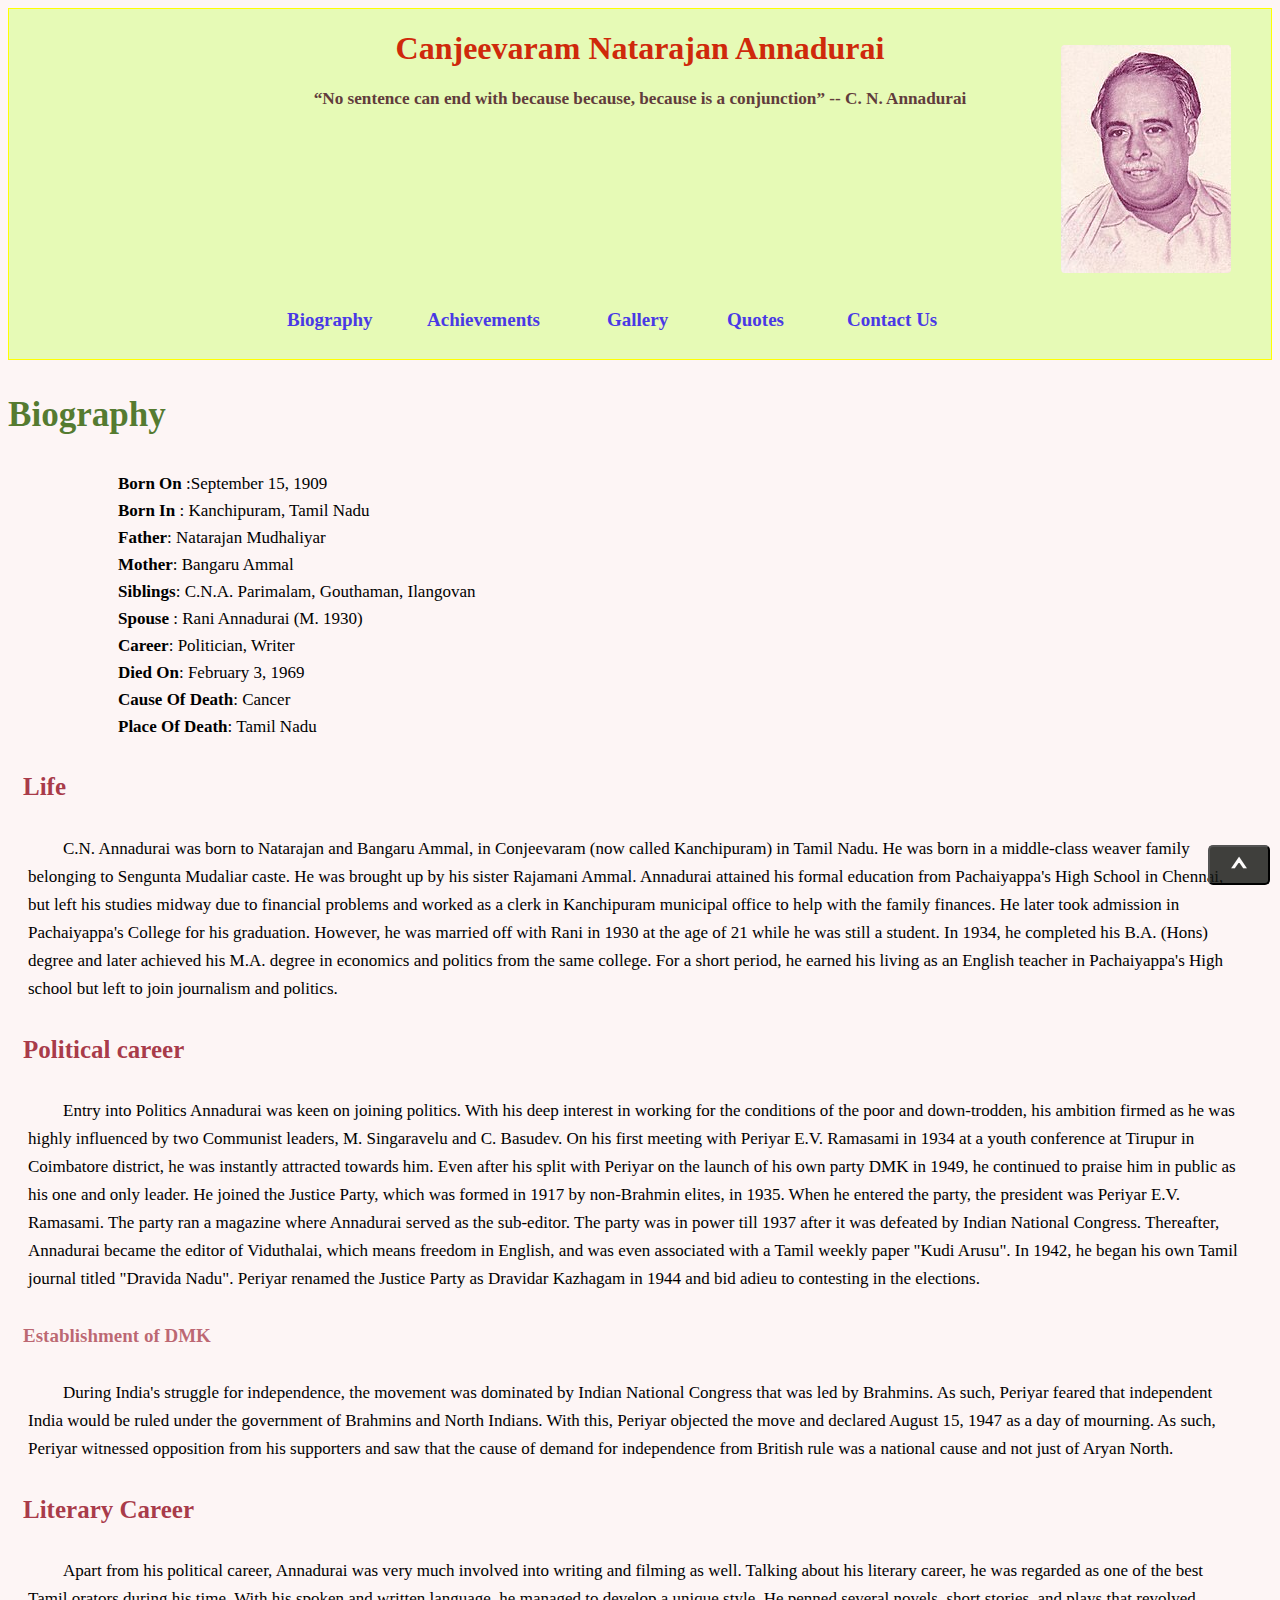
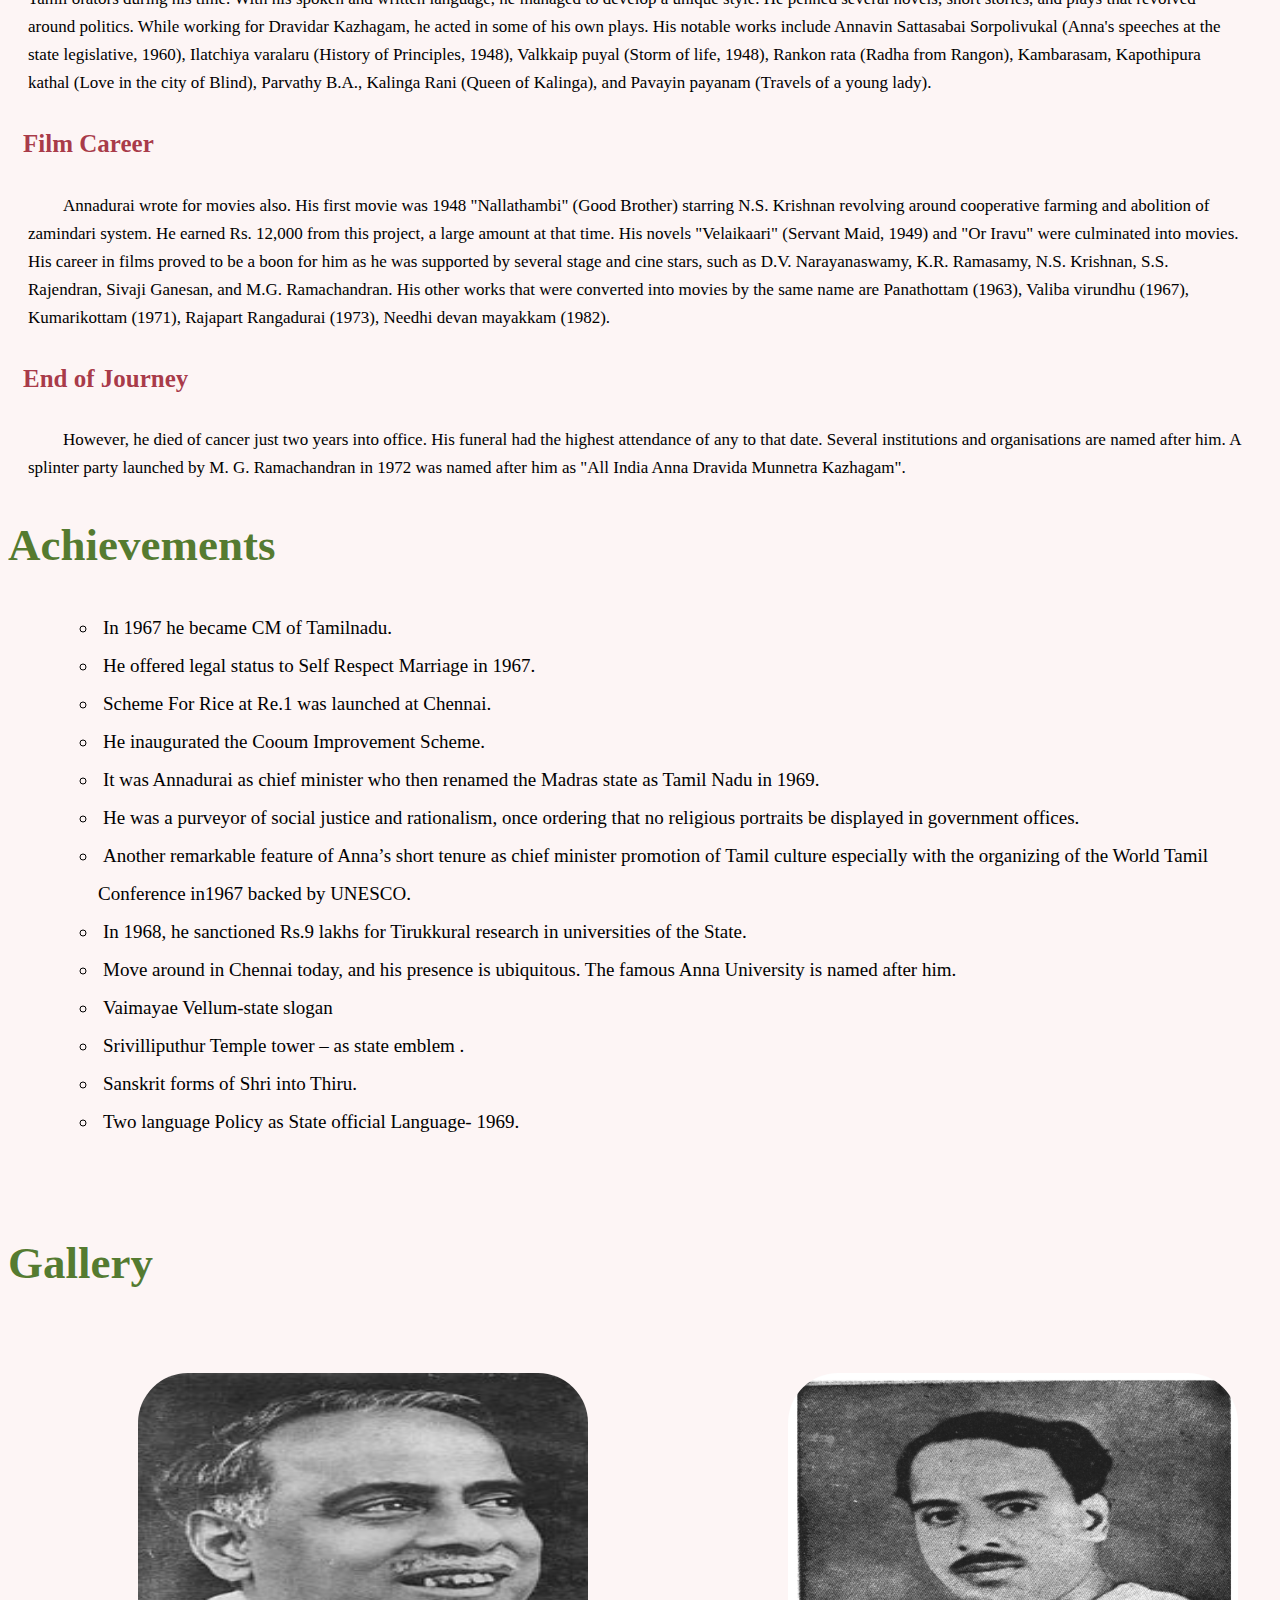
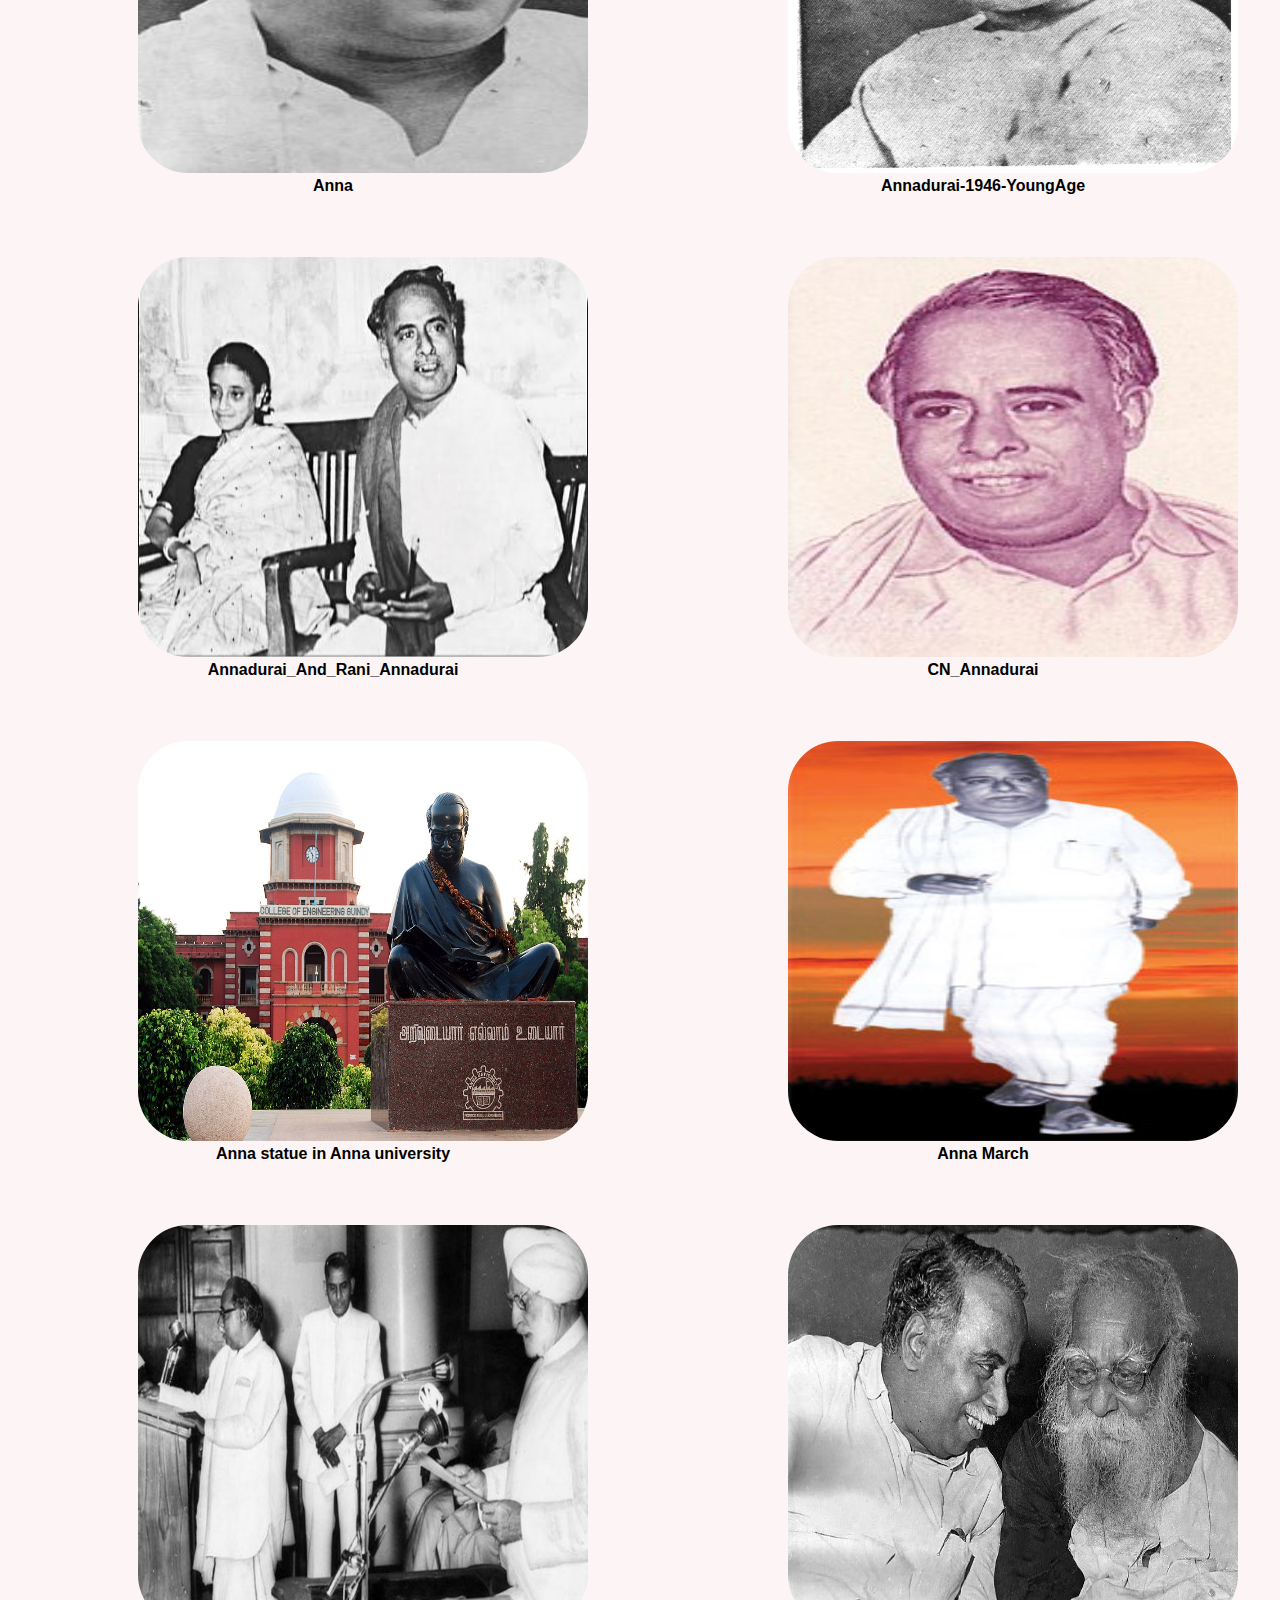
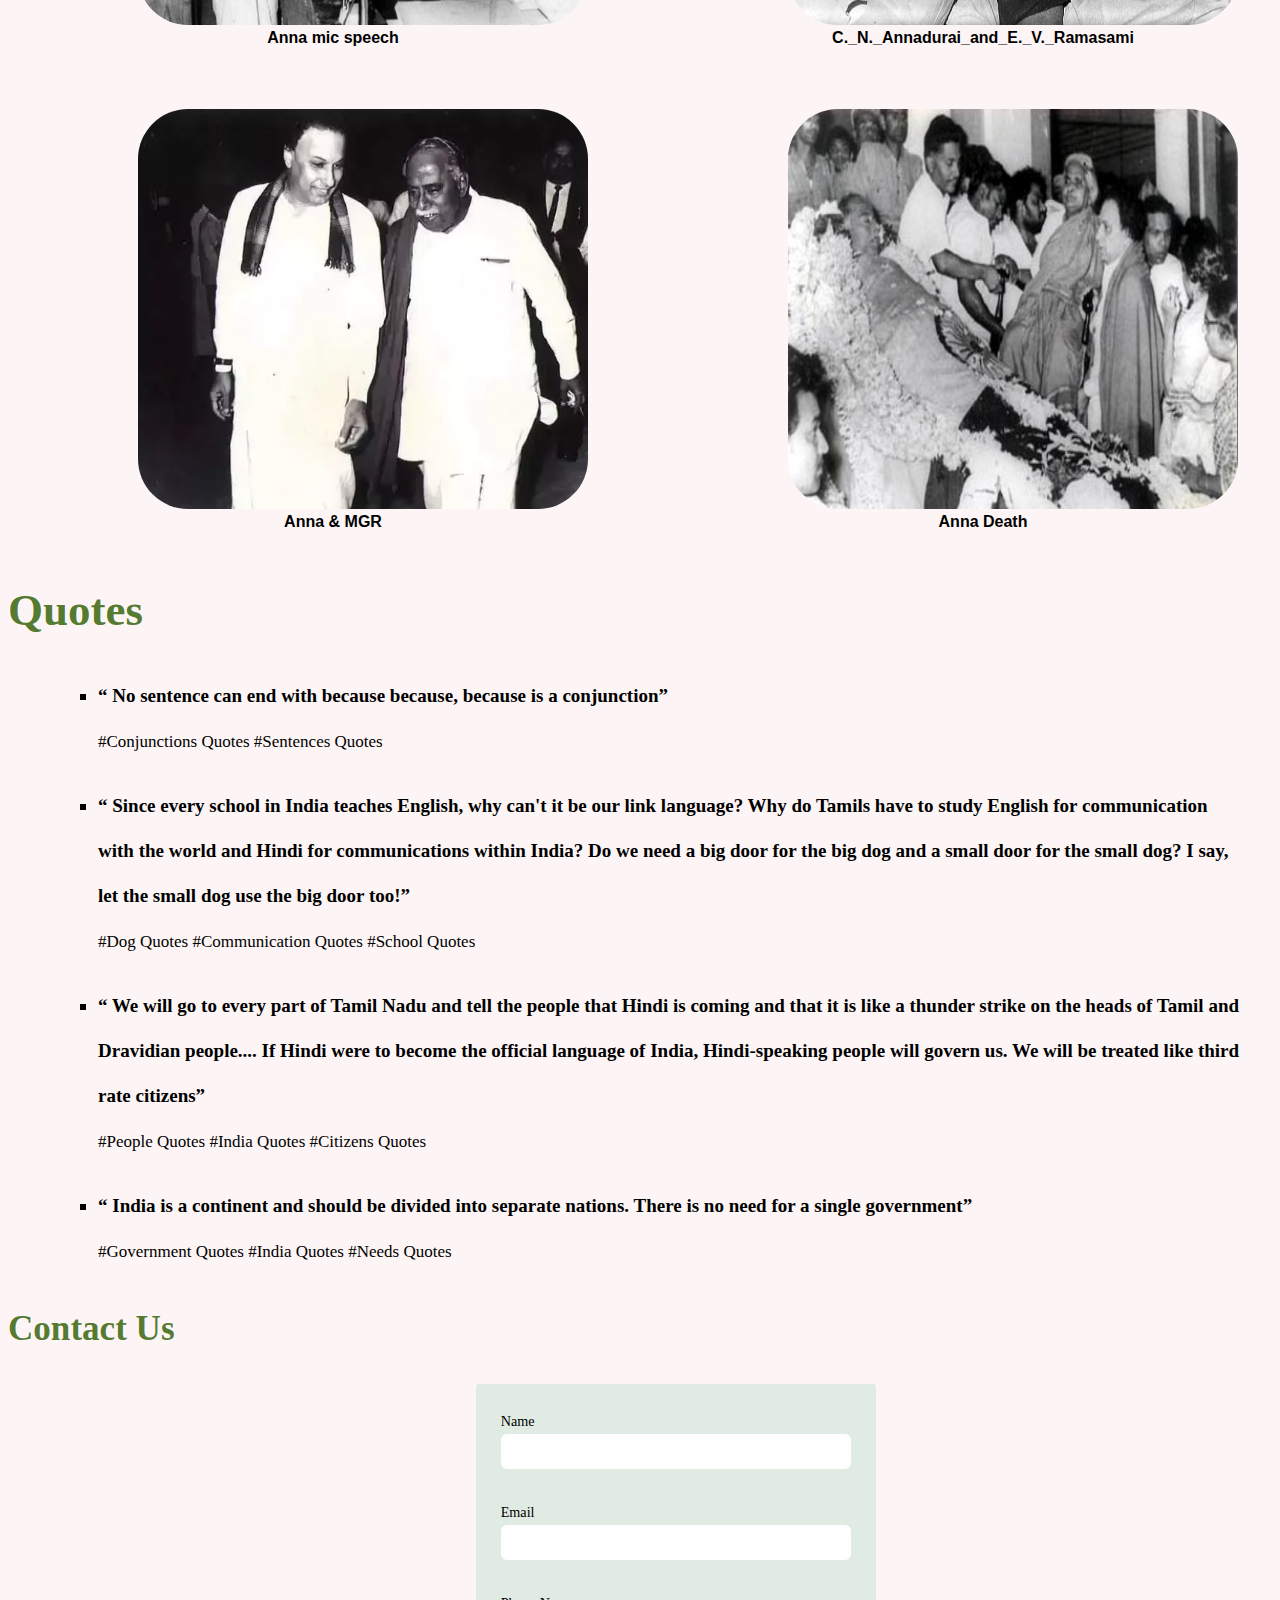
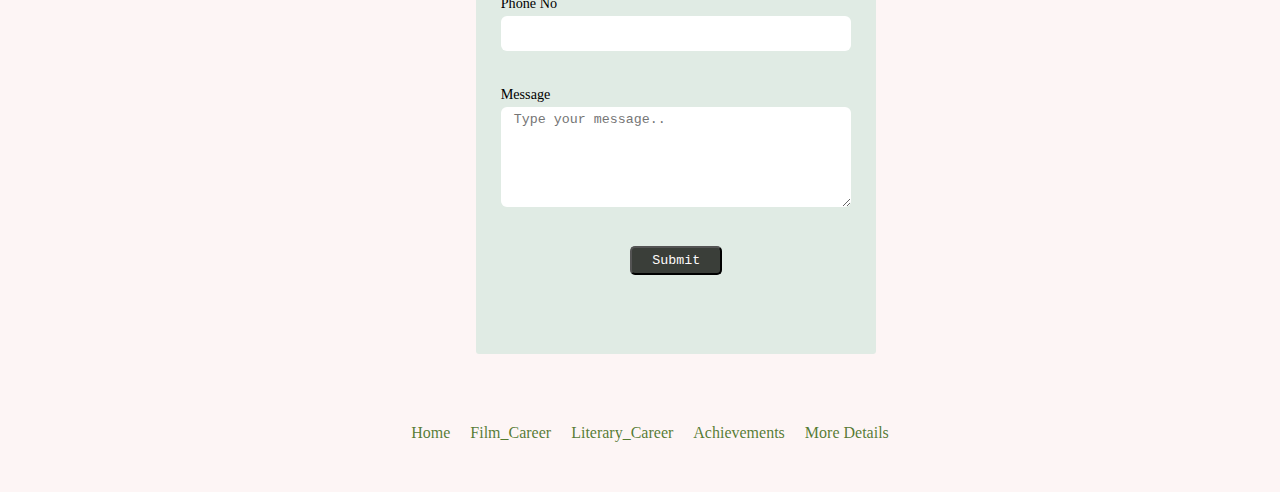
<file: index.html>
<!DOCTYPE html>
<html lang="en">

<head>
    <meta charset="UTF-8">
    <meta name="viewport" content="width=device-width, initial-scale=1.0">
    <title>Famous Indian Person</title>
    <link rel="icon" href=".\images\CN_Annadurai.jpg">
    <link rel="stylesheet" href="style.css">
    <script src="main.js" defer></script>
</head>

<body>
    <header id="Home">
        <h1 class="person-name">Canjeevaram Natarajan Annadurai</h1>
        <blockquote class="person-name block"> “No sentence can end with because because, because is a conjunction”
            -- C. N. Annadurai
        </blockquote>
        <!-- <img class="Annabackdrop" src="images\Anna bg.jpg" alt=""> -->
        <figure class="title-img">
            <img id="title-img" src="images\CN_Annadurai.jpg" alt="CN Annadurai" title="CN Annadurai">
        </figure>

        <div class="head-container">
            <ul class="head" type="none">
                <li><a class="head-a" href="#Biography">Biography</a></li>
                <li><a class="head-a" href="#Achieve">Achievements</a></li>
                <li><a class="head-a" href="#Gallery">Gallery</a></li>
                <li><a class="head-a" href="#Quotes">Quotes</a></li>
                <li><a class="head-a" href="#Contact_us">Contact Us</a></li>
            </ul>
        </div>
    </header>
    <div id="Biography">
        <a href="#Biography"><h3>Biography</h3></a>
         <ul class="bio">
            <b>Born On </b> :September 15, 1909 <br></span>
            <b>Born In </b>: Kanchipuram, Tamil Nadu<br>
            <b>Father</b>: Natarajan Mudhaliyar<br>
            <b>Mother</b>: Bangaru Ammal<br>
            <b>Siblings</b>: C.N.A. Parimalam, Gouthaman, Ilangovan<br>
            <b>Spouse </b>: Rani Annadurai (M. 1930)<br>
            <b>Career</b>: Politician, Writer<br>
            <b>Died On</b>: February 3, 1969<br>
            <b>Cause Of Death</b>: Cancer<br>
            <b> Place Of Death</b>: Tamil Nadu
        </ul>
       <h4>Life</h4>

        <p>
        
        C.N. Annadurai was born to Natarajan and Bangaru Ammal, in Conjeevaram (now called Kanchipuram) in Tamil
        Nadu. He was born in a middle-class weaver family belonging to Sengunta Mudaliar caste. He was brought up by
        his sister Rajamani Ammal. Annadurai attained his formal education from Pachaiyappa's High School in
        Chennai, but left his studies midway due to financial problems and worked as a clerk in Kanchipuram
        municipal office to help with the family finances. He later took admission in Pachaiyappa's College for his
        graduation. However, he was married off with Rani in 1930 at the age of 21 while he was still a student. In
        1934, he completed his B.A. (Hons) degree and later achieved his M.A. degree in economics and politics from
        the same college. For a short period, he earned his living as an English teacher in Pachaiyappa's High
        school but left to join journalism and politics.

        <h4>Political career</h4>
        <p>
        Entry into Politics 
        Annadurai was keen on joining politics. With his deep interest in working for the conditions of the poor and
        down-trodden, his ambition firmed as he was highly influenced by two Communist leaders, M. Singaravelu and
        C. Basudev. On his first meeting with Periyar E.V. Ramasami in 1934 at a youth conference at Tirupur in
        Coimbatore district, he was instantly attracted towards him. Even after his split with Periyar on the launch
        of his own party DMK in 1949, he continued to praise him in public as his one and only leader. He joined the
        Justice Party, which was formed in 1917 by non-Brahmin elites, in 1935. When he entered the party, the
        president was Periyar E.V. Ramasami. The party ran a magazine where Annadurai served as the sub-editor. The
        party was in power till 1937 after it was defeated by Indian National Congress. Thereafter, Annadurai became
        the editor of Viduthalai, which means freedom in English, and was even associated with a Tamil weekly paper
        "Kudi Arusu". In 1942, he began his own Tamil journal titled "Dravida Nadu". Periyar renamed the Justice
        Party as Dravidar Kazhagam in 1944 and bid adieu to contesting in the elections.
    </p>
        <h5>Establishment of DMK</h5><p>
        During India's struggle for independence, the movement was dominated by Indian National Congress that was
        led by Brahmins. As such, Periyar feared that independent India would be ruled under the government of
        Brahmins and North Indians. With this, Periyar objected the move and declared August 15, 1947 as a day of
        mourning. As such, Periyar witnessed opposition from his supporters and saw that the cause of demand for
        independence from British rule was a national cause and not just of Aryan North. 
    </p>

        <h4 id="Literary Career">Literary Career</h4>
<p>
        Apart from his political career, Annadurai was very much involved into writing and filming as well. Talking
        about his literary career, he was regarded as one of the best Tamil orators during his time. With his spoken
        and written language, he managed to develop a unique style. He penned several novels, short stories, and
        plays that revolved around politics. While working for Dravidar Kazhagam, he acted in some of his own plays.
        His notable works include Annavin Sattasabai Sorpolivukal (Anna's speeches at the state legislative, 1960),
        Ilatchiya varalaru (History of Principles, 1948), Valkkaip puyal (Storm of life, 1948), Rankon rata (Radha
        from Rangon), Kambarasam, Kapothipura kathal (Love in the city of Blind), Parvathy B.A., Kalinga Rani (Queen
        of Kalinga), and Pavayin payanam (Travels of a young lady).
    </p>
        <h4 id="Film Career"> Film Career</h4>
<p>
        Annadurai wrote for movies also. His first movie was 1948 "Nallathambi" (Good Brother) starring N.S.
        Krishnan revolving around cooperative farming and abolition of zamindari system. He earned Rs. 12,000 from
        this project, a large amount at that time. His novels "Velaikaari" (Servant Maid, 1949) and "Or Iravu" were
        culminated into movies. His career in films proved to be a boon for him as he was supported by several stage
        and cine stars, such as D.V. Narayanaswamy, K.R. Ramasamy, N.S. Krishnan, S.S. Rajendran, Sivaji Ganesan,
        and M.G. Ramachandran. His other works that were converted into movies by the same name are Panathottam
        (1963), Valiba virundhu (1967), Kumarikottam (1971), Rajapart Rangadurai (1973), Needhi devan mayakkam
        (1982).
    </p>
        <h4>End of Journey</h4>
        <p>
        However, he died of cancer just two years into office. His funeral had the highest attendance of any to that
        date.
        Several institutions and organisations are named after him. A splinter party launched by M. G. Ramachandran
        in 1972
        was named after him as "All India Anna Dravida Munnetra Kazhagam".


        </p>
    </div>

    <a href="#Home"> <button id="scrollToTopBtn">&#8963;</button></a>
    <div id="Achieve">
        <a href="#Achieve" class=" Achieve-link ">
            <h2>Achievements</h2>
        </a>

        <ul>


            <li>In 1967 he became CM of Tamilnadu.</li>
            <li>He offered legal status to Self Respect Marriage in 1967.</li>
            <li> Scheme For Rice at Re.1 was launched at Chennai.</li>
            <li> He inaugurated the Cooum Improvement Scheme.</li>
            <li> It was Annadurai as chief minister who then renamed the Madras state as Tamil Nadu in 1969.</li>
            <li> He was a purveyor of social justice and rationalism, once ordering that no religious portraits be
                displayed in government offices.</li>
            <li> Another remarkable feature of Anna’s short tenure as chief minister promotion of Tamil culture
                especially with the organizing of the World Tamil Conference in1967 backed by UNESCO.</li>
            <li>In 1968, he sanctioned Rs.9 lakhs for Tirukkural research in universities of the State.</li>
            <li>Move around in Chennai today, and his presence is ubiquitous. The famous Anna University is named after
                him.</li>
            <li>Vaimayae Vellum-state slogan</li>
            <li>Srivilliputhur Temple tower – as state emblem .</li>
            <li>Sanskrit forms of Shri into Thiru.</li>
            <li>Two language Policy as State official Language- 1969.</li>

        </ul>
    </div>

    <div id="Gallery">
       <a href="#Gallery"> <h2>Gallery</h2></a>
<div class="images"></div>        <figure><img class="imagesize" src="images\Anna.jpg" alt="Anna" title="Anna">
            <figcaption>Anna</figcaption>
        </figure>
        <figure><img class="imagesize" src="images\C._N._Annadurai-1946 young.png" alt="Annadurai-1946 young"
                title="YoungAge Picture of Annadurai">
            <figcaption>Annadurai-1946-YoungAge</figcaption>
        </figure>
        <figure> <img class="imagesize" src="images\CN_Annadurai_And_Rani_Annadurai wife.jpg"
                alt="Annadurai_And_Rani_Annadurai wife" title="Annadurai_And_Rani_Annadurai,his wife">
            <figcaption>Annadurai_And_Rani_Annadurai</figcaption>
        </figure>
        <figure> <img class="imagesize" src="images\CN_Annadurai.jpg" alt="CN_Annadurai" title="CN_Annadurai">
            <figcaption>CN_Annadurai</figcaption>
        </figure>
        <figure><img class="imagesize" src="images\Annadurai_statue Anna university.jpg"
                alt="Anna statue in Anna university" title="Anna statue in Anna university"> <figcaption>Anna statue in Anna
                    university</figcaption>
        </figure>
        <figure> <img class="imagesize" src="images\anna_walk.jpg" alt="anna_walk" title="anna_walk">
            <figcaption>Anna March</figcaption>
        </figure>
        <figure> <img class="imagesize" src="images\Anna mic speech.jpeg" alt="Anna mic speech" title="Anna mic speech">
            <figcaption>Anna mic speech</figcaption>
        </figure>
        <figure> <img class="imagesize" src="images\800px-C._N._Annadurai_and_E._V._Ramasami.png"
                alt="C._N._Annadurai_and_E._V._Ramasami" title="C._N._Annadurai_and_E._V._Ramasami">
            <figcaption>C._N._Annadurai_and_E._V._Ramasami</figcaption>
        </figure>
        <figure> <img class="imagesize" src="images\Anna MGRpng.png" alt="Anna MGR" title="Anna MGR">
            <figcaption>Anna & MGR</figcaption>
        </figure>
        <figure> <img class="imagesize" src="images\Anna Death.jpg" alt="Anna Death" title="Anna Death">
            <figcaption>Anna Death</figcaption>
        </figure>

    </div> 
    </div>


    <div id="Quotes">
        <a class="Quotes-a" href="#Quotes"><h2>Quotes</h2></a>
        <div class="Quotes-para">
            <ul>
        <li>
            <p><q>
                No sentence can end with because because, because is a conjunction</q>
                 <br>
           <span> #Conjunctions Quotes #Sentences Quotes</span>
        </p>
        </li>
        <li>
            <p> <q>
                Since every school in India teaches English, why can't it be our link language? Why do Tamils have
                to
                study English for communication with the world and Hindi for communications within India? Do we need
                a
                big door for the big dog and a small door for the small dog? I say, let the small dog use the big
                door
                too!</q>
              <br>

           <span> #Dog Quotes #Communication Quotes #School Quotes
        </span></p>
        </li>
       <li>
        <p> <q>
            We will go to every part of Tamil Nadu and tell the people that Hindi is coming and that it is like
            a
            thunder strike on the heads of Tamil and Dravidian people.... If Hindi were to become the official
            language of India, Hindi-speaking people will govern us. We will be treated like third rate
            citizens</q>
           
        <br>
        <span>#People Quotes #India Quotes #Citizens Quotes</span>
    </p>
       </li> 
        <li><p> <q>
            India is a continent and should be divided into separate nations. There is no need for a single
            government</q>
            
            <br>

        <span>#Government Quotes #India Quotes #Needs Quotes</span>
    </p></li>
</ul>
</div>

    </div>
    <div id="Contact_us" onclick="submit">
        
        <a href="#Contact_us"><h3>Contact Us</h3></a>

        <form id="contactForm" onsubmit="return validateForm()">
          <div class="detail">
            <label for="name">Name</label>
            <input id="name" type="text" name="Person_name">
            <div class="error" id="nameError"></div>
          </div>
          <div class="detail">
            <label for="email">Email</label>
            <input id="email" type="text">
            <div class="error" id="emailError"></div>
          </div>
          <div class="detail">
            <label for="ph">Phone No</label>
            <input id="ph" type="tel">
            <div class="error" id="phoneError"></div>
          </div>
          <div class="detail">
            <label for="msg">Message</label>
            <textarea id="msg" name="" cols="25" rows="6" placeholder="Type your message.."></textarea>
            <div class="error"></div>
          </div>
      
          <div class="detail">
            <button id="submit" type="submit">Submit</button>
            <p id="thankYouMessage" style="display: none;">Thank you..</p>
          </div>
      
        </form>
      
        
      
        
    </div>
    <footer>
       <a href="#Home">Home</a>
        <a href="#Film Career">Film_Career</a>
        <a href="#Literary Career">Literary_Career</a>
        <a href="#Achieve">Achievements</a>
        <a href="https://simple.wikipedia.org/wiki/C._N._Annadurai">More Details</a>
    </footer>

</body>

</html>
</file>
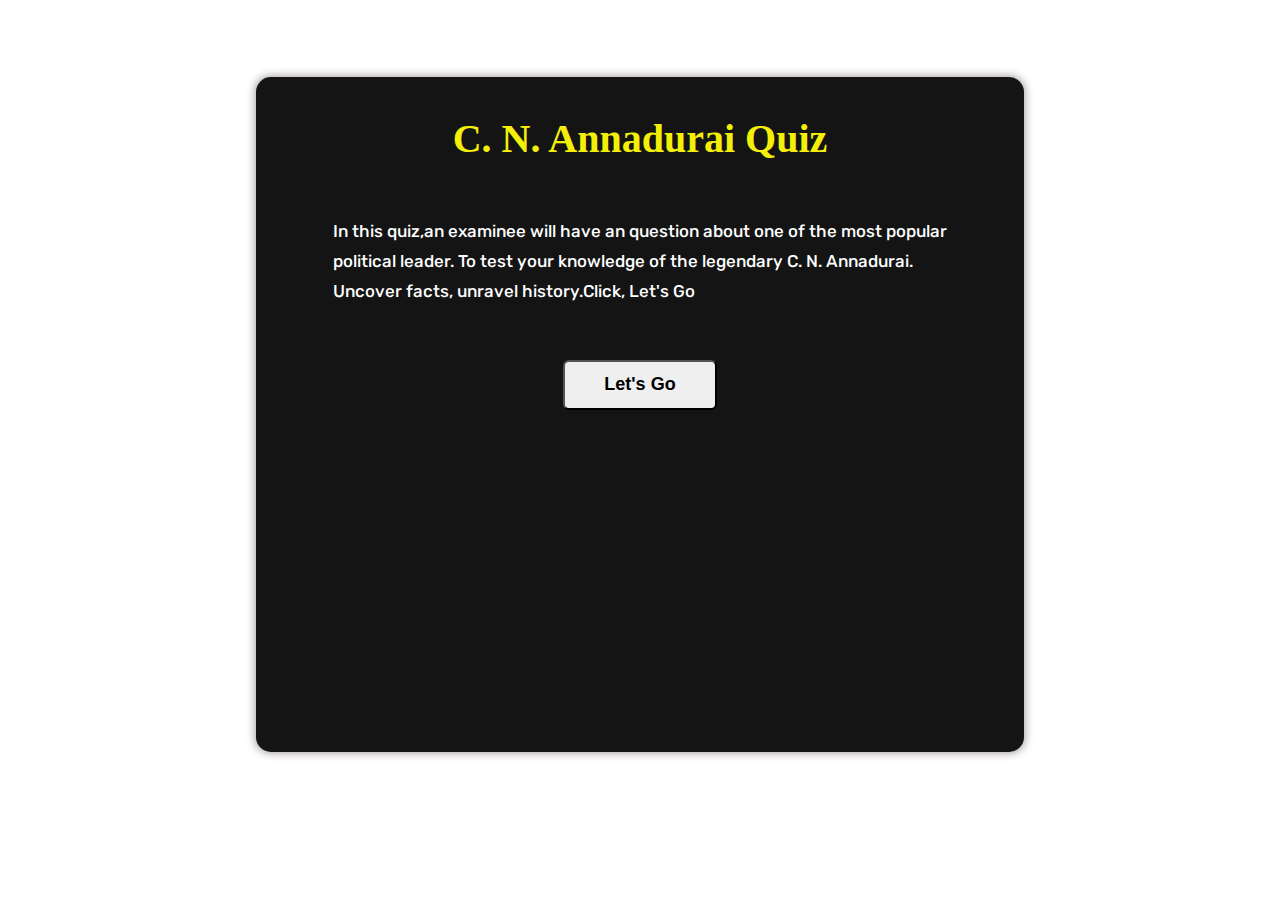
<file: Assignment-4/index.html>
<!DOCTYPE html>
<html lang="en">

<head>
    <meta charset="UTF-8">
    <meta name="viewport" content="width=device-width, initial-scale=1.0">
    <title>Quiz Application</title>
    <link rel="stylesheet" href="style.css">
</head>

<body>
    <div class="container">  <!-- This div show the whole content of the quiz application -->
        <div class="main" >  <!-- This div will appear before the quiz start  -->
            <h2 class="heading">C. N. Annadurai Quiz</h2>
            <p>In this quiz,an examinee will have an question about one of the most popular political leader.
                To test your knowledge of the legendary C. N. Annadurai.
                Uncover facts, unravel history.Click, Let's Go
            </p>
            <button class="Start">Let's Go</button>
        </div>
        <div class="quiz">  <!-- This div will appear after the quiz start  -->
            <div id="quizheader">
            <p id="CuQuesno">Question no;</p>
            <p id="scorecount"></p></div>
            <h2 id="question_list"> Question </h2>
            <div id="answer_list">
                
               <label>
                    <span  class="btn"></span>
                </label>
                <label>
                    <span  class="btn"></span>
                </label>
                <label>
                    <span  class="btn"></span>
                </label>
                <label>
                    <span  class="btn"></span>
                </label>
                </div>
                <p id="feedback"></p>  <!-- This p tag will appear end of the quiz for display feedback for examinee  -->
                <button id="next" type="submit"></button>
            </div>
        </div>

        <script src="main.js"></script>
</body>

</html>
</file>
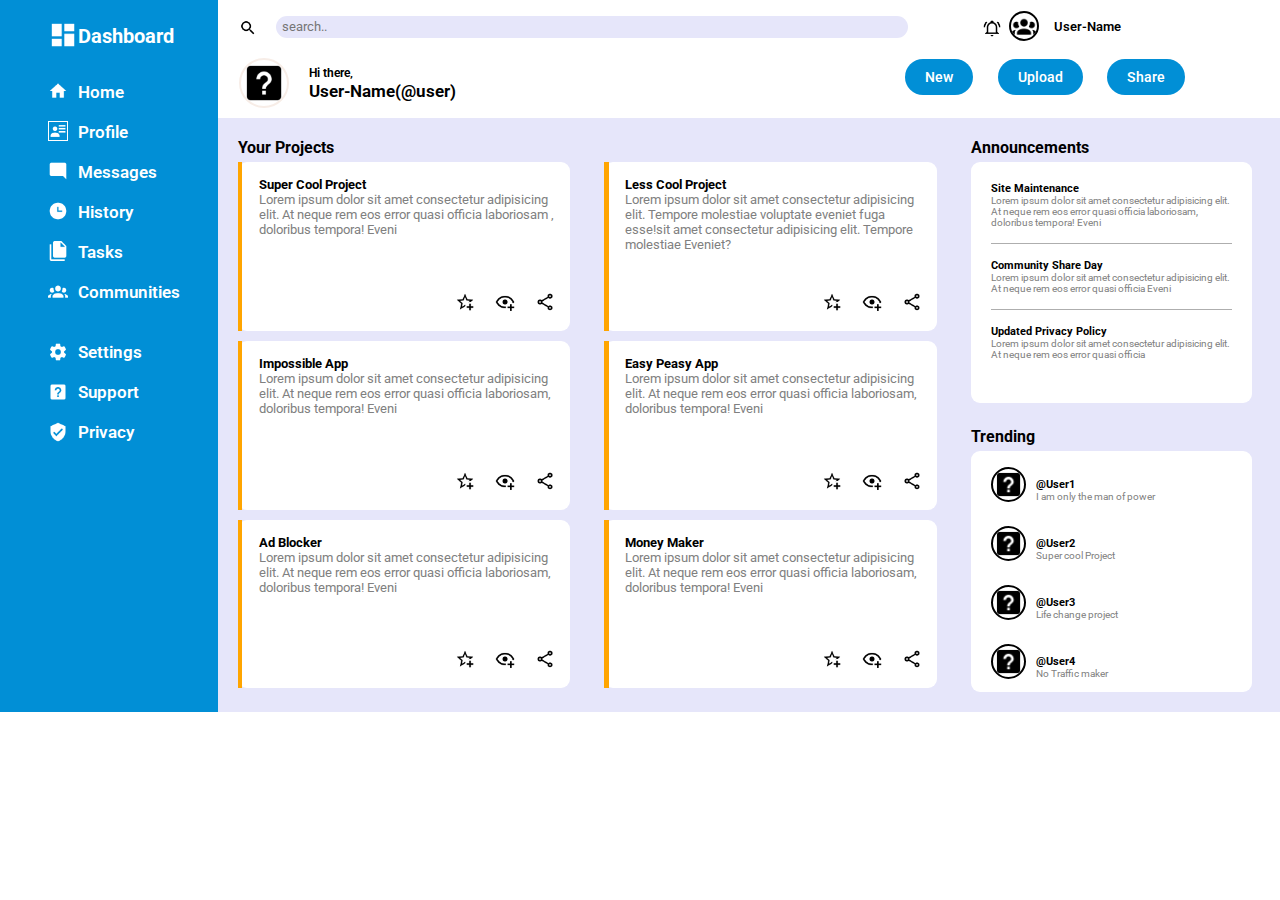
<file: Assignment-5/index.html>
<!DOCTYPE html>
<html lang="en">

<head>
    <meta charset="UTF-8">
    <meta name="viewport" content="width=device-width, initial-scale=1.0">
    <title>My Awesome Website</title>
    <link rel="stylesheet" href="styles.css">
</head>

<body>
    <!-- Provide master grid to cover all content which are to be Presented -->
    <div class="mastergrid">
        <!-- Dashboard section develop by using flex (using two unordered list for icon to be display by img tag)  -->
        <div class="navigation">
            <ul type="none">
                <li id="dash"><img src="icons\view-dashboard.png" alt="dashboard"></li>
                <div id="list1">
                    <li><img src="icons\home.png" alt="home"></li>
                    <li id="acc"><img src="icons\account-details.png" alt="acc-info"></li>
                    <li><img src="icons\message-reply.png" alt="msg"></li>
                    <li><img src="icons\clock-time-three.png" alt="history"></li>
                    <li><img src="icons\file-multiple.png" alt="task"></li>
                    <li><img src="icons\account-group.png" alt="communities"></li>
                </div>
                <div id="list2">
                    <li><img src="icons\cog.png" alt="setting"></li>
                    <li><img src="icons\help-box.png" alt="help"></li>
                    <li><img src="icons\shield-check.png" alt="privacy"></li>
                </div>
            </ul>
            <!-- here added ananother ul tag  -->
            <ul type="none">

                <li class="dash">
                    <h4> <a href="#">Dashboard</a></h4>
                </li>
                <div id="list3">
                    <li class="sidehead"><a href="#">Home</a></li>
                    <li class="sidehead"><a href="#">Profile</a></li>
                    <li class="sidehead"><a href="#">Messages</a></li>
                    <li class="sidehead"><a href="#">History</a></li>
                    <li class="sidehead"><a href="#">Tasks</a></li>
                    <li class="sidehead"><a href="#">Communities</a></li>
                </div>
                <div id="list4">
                    <li class="sidehead last"><a href="#">Settings</a></li>
                    <li class="sidehead last"><a href="#">Support</a></li>
                    <li class="sidehead last"><a href="#">Privacy</a></li>
                </div>
            </ul>
        </div>



        <!-- "header" to display the user details on the heading section of the page by grid -->
        <div class="section-2">
            <div class="header">
                <div class="head-firstline">
                    <img src="icons\magnify.png" alt="search-icon">
                    <input type="text" placeholder="  search..">
                    <div>
                        <img src="icons\bell-ring-outline.png" alt="alert-icon">
                        <img id="userid" src="icons\account-group.png" alt="account-icon">
                        <p class="head-firstlineusn"> User-Name</p>
                    </div>
                </div>

                <div class="head-secondline">
                    <div> <img src="icons\help-box.png" alt="Profile-Photo">
                        <div class="user-name">
                            <p>Hi there,</p>
                            <p> User-Name(@user)</p>
                        </div>
                    </div>
                    <div class="user-detail nav">
                        <a class="user-detail navig" href="#">New</a>
                        <a class="user-detail navig" href="#">Upload</a>
                        <a class="user-detail navig" href="#">Share</a>
                    </div>
                </div>
            </div>


            <!-- activity of the user  -->
            <div class="main-content">
                <div class="contain1">
                    <h4>Your Projects</h4>
                    <div class="content-container-1">
                        <div class="box">
                            <div class="margincolor"></div>
                            <div>
                                <h5>Super Cool Project</h5>
                                <p>Lorem ipsum dolor sit amet consectetur adipisicing elit. At neque rem eos error quasi
                                    officia laboriosam , doloribus tempora! Eveni</p>
                                <div><img src="icons\star-plus-outline.png" alt="favourite">
                                    <img src="icons\eye-plus-outline.png" alt="check">
                                    <img src="icons\share-variant-outline.png" alt="share">
                                </div>
                            </div>
                        </div>
                        <div class="box">
                            <div class="margincolor"></div>
                            <div>
                                <h5>Less Cool Project</h5>
                                <p>Lorem ipsum dolor sit amet consectetur adipisicing elit. Tempore molestiae voluptate
                                    eveniet fuga esse!sit amet consectetur adipisicing elit. Tempore molestiae Eveniet?
                                </p>
                                <div><img src="icons\star-plus-outline.png" alt="favourite">
                                    <img src="icons\eye-plus-outline.png" alt="check">
                                    <img src="icons\share-variant-outline.png" alt="share">
                                </div>
                            </div>
                        </div>
                        <div class="box">
                            <div class="margincolor"></div>
                            <div>
                                <h5>Impossible App</h5>
                                <p>Lorem ipsum dolor sit amet consectetur adipisicing elit. At neque rem eos error quasi
                                    officia laboriosam, doloribus tempora! Eveni</p>
                                <div><img src="icons\star-plus-outline.png" alt="favourite">
                                    <img src="icons\eye-plus-outline.png" alt="check">
                                    <img src="icons\share-variant-outline.png" alt="share">
                                </div>
                            </div>
                        </div>
                        <div class="box">
                            <div class="margincolor"></div>
                            <div>
                                <h5>Easy Peasy App</h5>
                                <p>Lorem ipsum dolor sit amet consectetur adipisicing elit. At neque rem eos error quasi
                                    officia laboriosam, doloribus tempora! Eveni</p>
                                <div><img src="icons\star-plus-outline.png" alt="favourite">
                                    <img src="icons\eye-plus-outline.png" alt="check">
                                    <img src="icons\share-variant-outline.png" alt="share">
                                </div>
                            </div>
                        </div>
                        <div class="box">
                            <div class="margincolor"></div>
                            <div>
                                <h5>Ad Blocker</h5>
                                <p>Lorem ipsum dolor sit amet consectetur adipisicing elit. At neque rem eos error quasi
                                    officia laboriosam, doloribus tempora! Eveni</p>
                                <div><img src="icons\star-plus-outline.png" alt="favourite">
                                    <img src="icons\eye-plus-outline.png" alt="check">
                                    <img src="icons\share-variant-outline.png" alt="share">
                                </div>
                            </div>
                        </div>
                        <div class="box">
                            <div class="margincolor"></div>
                            <div>
                                <h5>Money Maker</h5>
                                <p>Lorem ipsum dolor sit amet consectetur adipisicing elit. At neque rem eos error quasi
                                    officia laboriosam, doloribus tempora! Eveni</p>
                                <div><img src="icons\star-plus-outline.png" alt="favourite">
                                    <img src="icons\eye-plus-outline.png" alt="check">
                                    <img src="icons\share-variant-outline.png" alt="share">
                                </div>
                            </div>
                        </div>
                    </div> <!-- content-container1 is closed here -->
                </div>
                <div class="contain2">
                    <h4>Announcements</h4>
                    <div class="content-container-2">
                        <div class="box2" id="announce">
                            <div>
                                <h6>Site Maintenance</h6>
                                <p>Lorem ipsum dolor sit amet consectetur adipisicing elit. At neque rem eos error quasi
                                    officia laboriosam, doloribus tempora! Eveni</p>
                            </div>
                            <div class="line"></div>

                            <div>
                                <h6>Community Share Day</h6>
                                <p>Lorem ipsum dolor sit amet consectetur adipisicing elit. At neque rem eos error quasi
                                    officia Eveni</p>
                            </div>
                            <div class="line"></div>

                            <div>
                                <h6>Updated Privacy Policy</h6>
                                <p>Lorem ipsum dolor sit amet consectetur adipisicing elit. At neque rem eos error quasi
                                    officia </p>
                            </div>
                        </div>
                        <div class="content-container-3">
                            <h4>Trending</h4>
                            <div class="box2" id="trend">
                                <div class="usname"> <img src="icons\help-box.png" alt="Profile-Photo">
                                    <div>
                                        <h6>@User1</h6>

                                        <p> I am only the man of power</p>
                                    </div>
                                </div>
                                <div class="usname"> <img src="icons\help-box.png" alt="Profile-Photo">
                                    <div>
                                        <h6>@User2</h6>

                                        <p> Super cool Project</p>
                                    </div>
                                </div>
                                <div class="usname"> <img src="icons\help-box.png" alt="Profile-Photo">
                                    <div>
                                        <h6>@User3</h6>

                                        <p>Life change project</p>
                                    </div>
                                </div>
                                <div class="usname"> <img src="icons\help-box.png" alt="Profile-Photo">
                                    <div>
                                        <h6>@User4</h6>

                                        <p> No Traffic maker</p>
                                    </div>
                                </div>
                            </div>
                        </div><!--here content-container 3rd div is closed  -->
                    </div> <!-- content-container2 is closed here -->
                </div> <!--here contain2 div is closed  -->
            </div> <!-- main-content div is closed here -->
        </div>
</body>

</html>
</file>
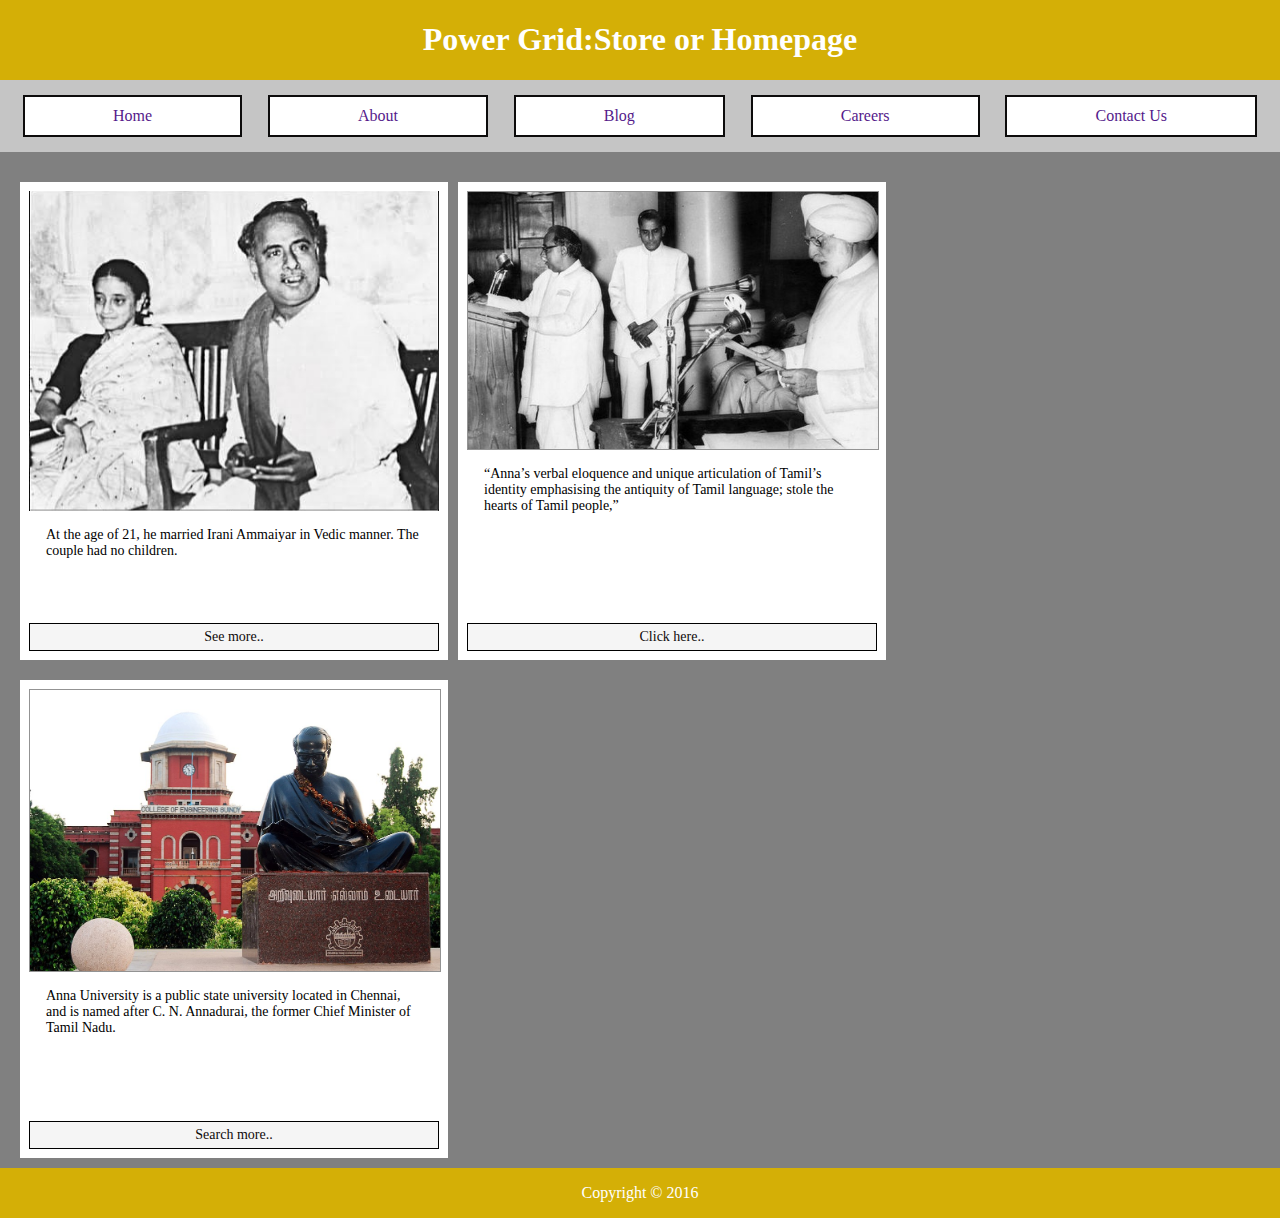
<file: flexbox-home1.html>
<!DOCTYPE html>
<html lang="en">
<head>
    <meta charset="UTF-8">
    <meta name="viewport" content="width=device-width, initial-scale=1.0">
    <title>PowerGridHomepage </title>
    <link rel="stylesheet" href="flexbox.css">
</head>
<body>

    <header>
        <div class="heading">
        <h1><a href="#">Power Grid:Store or Homepage</a></h1>
         </div>
        <div class="heading1">
        <h1><a href="#">Power Grid Homepage</a></h1>
         </div>
    </header>
    <div class="media-container">
    <nav class="nav-container">
            <ul class="button-list" type="none">
                <li class="butt"><a href="">Home</a></li>
                <li class="butt"><a href="">About</a></li>
                <li class="butt"><a href="">Blog</a></li>
                <li class="butt"><a href="">Careers</a></li>
                <li class="butt"><a href="">Contact Us</a></li>
            </ul>
    </nav>
    <div class="image-container">

    <section class="image-content ">
        <img src="images\CN_Annadurai_And_Rani_Annadurai wife.jpg" width="410px"  height="250px">
        <p>At the age of 21, he married Irani Ammaiyar in Vedic manner. The couple had no children. </p>
        <div ><a href="#">See more..</a></div>
       
    </section>
    <section class="image-content">
        <img style="border:.4px solid rgba(0, 0, 0, 0.425) ;" src="images\Anna mic speech.jpeg" alt="" width="410px" height="250px">
        <p>“Anna’s verbal eloquence and unique articulation of Tamil’s identity emphasising the antiquity of Tamil language;
         stole the hearts of Tamil people,”</p>
        
        <div><a href="#">Click here..</a></div>
        
    </section>
    <section class="image-content">
        <img style="border:.4px solid rgba(0, 0, 0, 0.425) ;" src="images\Annadurai_statue Anna university.jpg"  width="410px" height="250px">
        <p>Anna University is a public state university located in Chennai, 
           and is named after C. N. Annadurai, the former Chief Minister of Tamil Nadu.</p>
           <div><a href="#">Search more..</a></div>
    </section>
        
    </section>
</div>
</div>
    <footer>
         <p>Copyright &#169; 2016</p>
    </footer>
    </body>
</html>
</file>
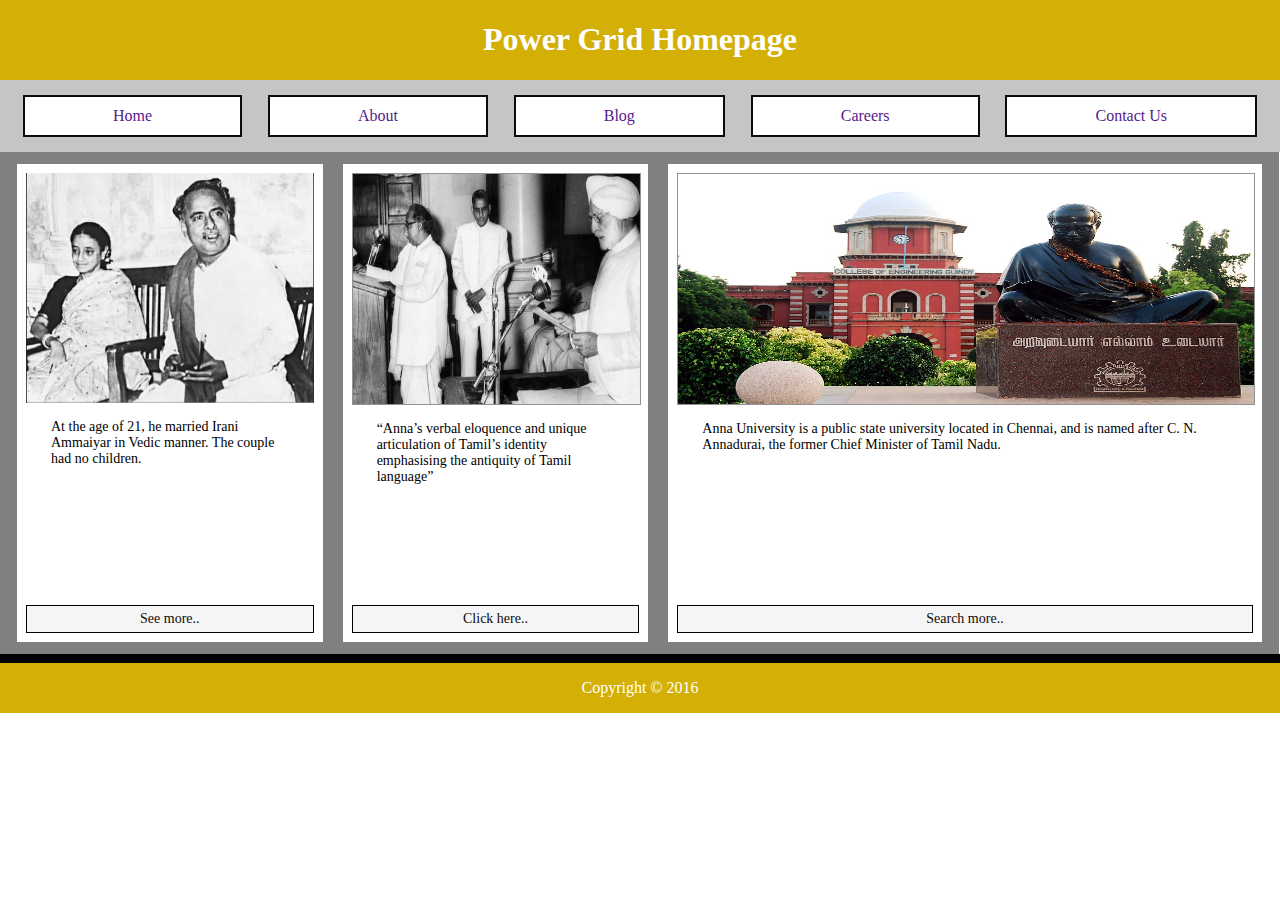
<file: flexbox-home2.html>
<!DOCTYPE html>
<html lang="en">
<head>
    <meta charset="UTF-8">
    <meta name="viewport" content="width=device-width, initial-scale=1.0">
    <title>PowerGridHomepage </title>
    <link rel="stylesheet" href="flexbox2.css">
</head>
<body>

    <header>
        <div class="heading">
        <h1><a href="#">Power Grid Homepage</a></h1>
         </div>
    </header>
    <div class="media-container">

            <ul class="button-list" type="none">
                <li class="butt"><a href="">Home</a></li>
                <li class="butt"><a href="">About</a></li>
                <li class="butt"><a href="">Blog</a></li>
                <li class="butt"><a href="">Careers</a></li>
                <li class="butt"><a href="">Contact Us</a></li>
            </ul>
    <div class="image-container">

    <section class="image-content ">
        <img src="images\CN_Annadurai_And_Rani_Annadurai wife.jpg">
        <p>At the age of 21, he married Irani Ammaiyar in Vedic manner. The couple had no children. </p>
        <div ><a href="#">See more..</a></div>
       
    </section>
    <section class="image-content">
        <img style="border:.4px solid rgba(0, 0, 0, 0.425) ;" src="images\Anna mic speech.jpeg" alt="">
        <p>“Anna’s verbal eloquence and unique articulation of Tamil’s identity emphasising the antiquity of Tamil language”</p>
        
        <div><a href="#">Click here..</a></div>
    </section>
    <section class="image-content">
        <img style="border:.4px solid rgba(0, 0, 0, 0.425) ;" src="images\Annadurai_statue Anna university.jpg" >
        <p>Anna University is a public state university located in Chennai, 
           and is named after C. N. Annadurai, the former Chief Minister of Tamil Nadu.</p>
           <div><a href="#">Search more..</a></div>
    </section>
</div>
</div>
<div class="black-line"></div>
    <footer>
         <p>Copyright &#169; 2016</p>
    </footer>
    </body>
</html>
</file>
<file: style.css>
*{
    scroll-behavior: smooth;
}
body {
    background: #fcf1f1bb;
    font-family: Open Sans;
}

header {
    border: 1px solid yellow;
    width: auto;
    height: 350px;
    position: relative;
    background: #e1faa7d2;
}

.person-name {
    color: rgba(47, 95, 3, 0.815);
}

.person-name {
    color: rgb(207, 41, 11);
    display: flex;
    justify-content: center;
    align-items: center;
}

.block {
    font-size: 17.2px;
    font-weight: 550;
    color: rgb(97, 60, 60);
}

.title-img {
    position: absolute;
    top: 20px;
    right: 0;

}

#title-img {
    border-radius: 2%;

}

.head-a {
    /* border: 2px solid white; */
    text-decoration: none;
    font-weight: 600;
    color: rgb(57, 37, 235);
    opacity: .9;
}

.head-a:hover {
    padding: 5px 10px 5px 5px;
    background: rgb(247, 242, 242);
    border-radius: 9px;
    color: rgb(236, 7, 7);
    width:40px;
}

#Biography a {
    text-decoration: none;
    font-size: 30px;
    color: rgba(47, 95, 3, 0.815);
}

.head {
    display: grid;
    grid-template-columns: 140px 180px 120px 120px 150px;
    justify-content: center;
    margin-left: 10;
    padding-left: 24px;
    padding-right: 20px;
}

.head-container {
    margin-top: 200px;
}

.bio {
    font-size: 17px;
    margin: auto 55% auto 70px;
    line-height: 27px;
    transition: 1s;
}

.bio:hover {

    cursor: pointer;
    color: rgb(255, 255, 255);
    font-size: 19.5px;
    margin-right: 55%;
    justify-content: center;
    align-items: center;
    line-height: 34px;
    transform: transformX(45);
    background-color: rgba(12, 3, 3, 0.644);
}


#Biography p {
    padding-left: 20px;
    padding-right: 30px;
    display: block;
    text-size-adjust;
    font-size: 17px;
    line-height: 28px;
    text-indent: 35px;
    padding-top: -13px;
    justify-content: center;
}

#Biography h4 {
    font-size: 25px;
    margin-left: 15px;
    color: rgba(146, 7, 26, 0.8);
}

#Biography h5 {
    font-size: 19px;
    margin-left: 15px;
    color: rgba(146, 7, 26, 0.6);
}
#scrollToTopBtn{

    height: 40px;
    width: fit-content;
    font-size: 30px;
    font-weight: bold;
    padding: auto;
    position: fixed;
    right: 10px;
    bottom: 15px;
    box-shadow: none;
}
#Gallery {
    display: grid;
    grid-template-columns: 1fr 1fr;
    gap: 30px;

}

#Gallery a {
    text-decoration: none;
    font-size: 30px;
    color: rgba(47, 95, 3, 0.815);
}

.imagesize {
    cursor: pointer;
    width: 450px;
    min-width: 100px;
    max-height: 300px;
    min-height: 400px;
    border-radius: 50px;
    transition: 2s;
}

.imagesize:nth-child(odd) {
    margin-left: 90px;
}

figcaption {
    font-weight: 600;
    text-align: center;
    font-family: Arial;
    text-indent: 30px;
}

.imagesize:hover {

    transform: scale(1.25);

}

ul {
    font-size: 19px;

}

#Achieve {
    padding-bottom: 40px;
}

#Achieve li {
    list-style: circle;
    margin-left: 50px;
    text-indent: 5px;
    line-height: 38px;
}

.Achieve-link {
    text-decoration: none;
    font-size: 30px;
    color: rgba(47, 95, 3, 0.815);

}
#Quotes {
    padding-top: 0px;

}
.Quotes-a {
    color: rgba(47, 95, 3, 0.815);
    text-decoration: none;
    font-size: 30px;
}
.Quotes-para {

    margin-left: 50px;
    padding-right: 25px;
    line-height: 45px;
}

.Quotes-para p q {
    font-weight: 550;
    line-height: 25px;

}

.Quotes-para p span {
    font-size: 17px;
}

.Quotes-para li {

    list-style: square;
}

footer {
    display: flex;
    justify-content: center;
    align-items: center;
    margin:  50px auto;
}

footer a {
    margin-top: 20px;
    margin-left: 20px;
    text-decoration: none;
    color: rgba(47, 95, 3, 0.815);
    cursor: pointer;
}
footer a:hover {
    background: rgba(47, 95, 3, 0.815);
    color: yellow;
    padding: 3px 3px;
    border-radius: 5px;
}
/* //adding the new feature and give style for it contact us */
#Contact_us a {
    text-decoration: none;
    font-size: 30px;
    color: rgba(47, 95, 3, 0.815);
}
/* styling the form */
form{
    height:520px;
    max-width: 350px;
    border-radius: 3px;
    background-color:#cde4d898;
    margin-left: 37%;
    padding: 25px;
}
.detail{
       display: flex;
      flex-direction: column;
     margin-bottom: 20px;
}
#Contact_us form label{
    font-size: 14.2px;
    line-height: 25px;
}
#Contact_us form input,textarea{
    font-family: monospace;
    margin-bottom: 5px;
    border: 0px;
    border-radius: 6px;
    min-width: 200px;
    min-height: 25px;
    text-indent: 8px;
    padding: 5px;
}
#Contact_us form input,textarea:focus{
   outline: none;
    
}
button{
    margin: 8px auto auto 37%  ;
    font-family: monospace;
    padding: 5px 20px 5px 20px;
    border-radius: 5px;
    color: rgb(253, 251, 251);
    background-color:rgba(20, 22, 19, 0.815);

}
button:hover{
    box-shadow: 4px 4px rgba(50, 56, 63, 0.623);
    cursor: pointer;
}
#thankYouMessage {
    display: none;
    color: #f59a11;
    font-weight: bold;
    font-size: 24px;
    margin: 12px auto;
  }

/* display the error message */
.error{
    color: red;
    padding: 3px;
    font-size: 17px;
    text-indent: 15px;
}

.success input{
    color: green;
}
.detail.error input{
    color: red;
}
</file>
<file: Assignment-4/style.css>
@import url('https://fonts.googleapis.com/css2?family=Rubik:ital,wght@0,300;0,400;0,500;0,600;0,700;0,900;1,300;1,600&display=swap');

* {
    padding: 0;
    margin: 0;
    box-sizing: border-box;
}
/* here to set the container section how to display */
.container {
    background-color: #141414;
    height: 75vh;
    width: 60%;
    margin: 6% 20%;
    border-radius: 15px;
    box-shadow: 0px 0px 9px .1px rgb(36, 12, 12, .4);
}

.main {
    display: flex;
    flex-direction: column;
    justify-content: center;
    align-items: center;
}

.heading {
    display: flex;
    justify-content: center;
    color: rgb(243, 239, 8);
    font-size: 40px;
    font-weight: 700;
    width: 100%;
    padding-top: 5%;
}

.main p {
    display: flex;
    justify-content: center;
    margin: 7% 7%;
    height: max-content;
    line-height: 30px;
    width: 80%;
    font-size: 17px;
    font-family: 'Rubik', sans-serif;
    font-weight: 450;
    color: white;
}
/* all the buttom should follow the same format  */
button {
    outline: none;
    width: 20%;
    height: 50px;
    justify-content: center;
    align-items: center;
    font-size: 18px;
    font-weight: 700;
    border-radius: 6px;
    cursor: pointer;

}
/* Add this style to hide the quiz section by default */
.quiz {
    display: flex;
    flex-direction: column;
    flex-wrap: wrap;
    height: 80vh;
    display: none;
}

.quiz active{
    display: block;
  
}
/* Styles at top left corner to display the question no */
.quiz #CuQuesno {
    margin: 20px;
    font-weight: 350;
    color: aliceblue;
    font-size: 14px;
    font-family: 'Rubik', sans-serif;
}
/*  Styles for mid of the container to display the feedback */
#feedback{
    margin: 1% 7%;
    height: 40px;
    line-height: 25px;
    width: 80%;
    text-align: center;
    text-transform:Camw;
    font-size: 16px;
    font-family: 'Rubik', sans-serif;
    font-weight: 450;
    color: rgb(233, 227, 227);
    word-spacing: 5px;
}
.quiz #scorecount {
    margin: 20px;
    font-weight: 350;
    color: aliceblue;
    font-size: 14px;
    font-family: 'Rubik', sans-serif;
}
#quizheader{
    display:flex ;
    justify-content: space-between;
}
/* giving style for question to display */
#question_list {
    margin: 2% 7%;
    height: 40px;
    line-height: 25px;
    width: 50vw;
    font-size: 21px;
    font-family: 'Rubik', sans-serif;
    font-weight: 450;
    color: rgb(10, 232, 248);
    word-spacing: 5px;
}
/* giving style for answerlist to display */
#answer_list {
    max-width: 90%;
    margin-left:9%;
    margin-top: 2.8%;
    margin-bottom: 0px;
    line-height: 40px;
    font-size: 15px;
    font-family: 'Rubik', sans-serif;
    font-weight: 450;
    color: aliceblue;
}

#answer_list label input {
    display: none;
}
/* after choose the right option */
#answer_list label {
    dispLay: block;
}
span{
    cursor: pointer;

}
#answer_list label span {
    color: #ffffff;
    display: inline-block;
    margin-left: 10px;
}
.correct{
    color: yellow;
    font-size: 18px;
    transition: font-size 1s;
}
.incorrect{
    color: #ff290d;
    font-size: 13px;
    transition: font-size 1s;
}
/* next button to display end of the container */
#next {
    font-weight: 600;
    min-width: 80px;
    margin-top: 0;
    margin-left: 40%;
    box-shadow: 0 1px 3px 0 rgba(248, 247, 247, 0.849);
}
</file>
<file: Assignment-5/styles.css>
@import url('https://fonts.googleapis.com/css2?family=Roboto:wght@&display=swap');

* {
    margin: 0;
    padding: 0;
    box-sizing: border-box;
    font-family: 'Roboto', sans-serif;
}
a{
    text-decoration: none;
    color: #ffff;
}
.mastergrid{
    display: grid;
    grid-template-columns:17% 83% ;
    grid-template-rows: auto;
}
.navigation {
    background-color: #018fd6;
    padding-left: 22%;
    padding-top:9%;
    font-weight: 600;
    display:flex;
}
.navigation img{
    width:20px;
    height: 20px;
}

.navigation .dash{
    padding-top: 4px;
    font-size: 20px;
}
#dash img{
    margin-left: 0px;
    width: 30px;
    height: 30px;
    filter:invert(1);
}
#list1 img,#list2 img{
    width: 20px;
    height: 20px;
    filter:invert(1);
} 
#acc img{
    border: 1px solid black;
}
#list1,#list2{
    margin-top: 21px;
    line-height: 40px;
    font-size: 17px;
}
#list4{
    margin-top: 20px;
    line-height: 40px;
    font-size: 17px;
}
#list3{
    margin-top: 24px;
    line-height: 40px;
    font-size: 17px;
}

.head-firstline
{ 
    margin-top: 1.5%;;
    margin-left: 2%;
    display: grid;
    grid-template-columns: .10fr 1.7fr 1fr ;
}
.head-firstline #userid{
    margin-top: -5px;
    height: 30px;
    border: 2px solid black;
    border-radius: 50%;
    width: 30px;
}
.head-firstline img{
    margin-top: 3px;
    height: 18px;
    width: 18px;
}
.head-firstline > div{ /* to select the first div inside the .head-firstline  */
    display: grid;
    grid-template-columns: .10fr .10fr .90fr ;
    margin-left: 20%;
    font-size: 13px;
    font-weight: 600;
}
.head-firstline input{
    border-radius:12px;
    border: none;
    height: 22px;
    background-color: lavender;
}
.head-firstline input:active{
    border:none;
}
.head-firstlineusn{
    margin: 3px;
    margin-left: 15px;
}

.head-secondline{
    margin-top: 5px;
    margin-left: 2%;
    display: grid;
    grid-template-columns: 1fr 1fr;
    /* border: 2px solid black; */
  
}
.head-secondline .user-name{
    padding: 20px;
    font-size: 12px;
    font-weight: 650;
    display: grid;
    grid-template-columns: 1fr;
    grid-template-rows: 15px 5px;
}
.user-name p:nth-of-type(2){
    font-size: 17px;
}
.head-secondline img{
    margin-top: 12px;
    width: 50px;
    height: 50px;
    border-radius: 50%;
    border: 2px solid rgb(247, 237, 231);
}
.head-secondline > div{
    display: flex;
}
.head-secondline .user-detail{
    margin-left:5%;
    display: flex;
    justify-content: center;
    align-items: center;
}
.user-detail a{
    background-color: #018fd6;
    padding:10px 20px;
    border-radius:25px;
    font-size: 14px;
    font-weight: 550;
}
.main-content{
    /* border: 2px solid green; */
    background-color: lavender;
    margin-top: 10px;
    padding: 20px;
    display: grid;
    grid-template-columns: 2.5fr 1fr ;
    gap: 10px;
}
.box{
    background-color: white;
    width:26vw;
    height: 10.55em;
    border-radius:9px ;
    padding: 15px;
    display: grid;
    grid-template-columns: .02fr 1fr;
    position: relative;
}
.box p{
    font-size: 12.5px;
    color: gray;
}
.box img{
    width:20px;
    margin-left: 1em;
}
.box >div >div{ /* to select the second div inside the class box div  */
    position: absolute;
    right: 15px;
    bottom:15px;
    /* border : 2px solid black; */
}
.margincolor{
    margin:-15px;
    overflow: hidden;   
    background-color: orange;
    height: 10.55em;
    width: 4.8px;
    
}
.box2{
    /* border: 1px solid blue; */
    width:22vw;
    height: 15.05em;
    background-color: white;
    border-radius:9px ;
    padding: 20px;
}
.box2 p{
    font-size: 9.5px;
    color: gray;
}
.line{
    margin:15px auto;
    border-bottom: .1px solid rgba(128, 128, 128, 0.637);
}
#trend
{
    padding: 2px;
    padding-left: 20px;
}
.box2 img{
    height: 35px;
    border: 2px solid black;
    border-radius: 50%;
    width: 35px;
}

.usname{
    margin-top: 14px;
    display: flex;
    font-size: 17px;
}
.usname > div{
    /* border:2px solid black; */
    padding: 10px;
}
.content-container-1{
    display: grid;
    grid-template-columns: 1.5fr 1.5fr  ;
    gap: 10px;
}
.content-container-2{
    display: grid;
    grid-template-columns: 1fr  ;
    grid-template-rows: 1fr 1fr;
}
h4{
    /* border:2px solid black; */
    margin-bottom: 5px;}
</file>
<file: flexbox.css>
body {
    margin: 0;
    padding: 0;
    box-sizing: border-box;
    scroll-behavior: smooth;
    font-family: 'Lucida Sans Unicode';
}

a {
    text-decoration: none;
}

header {
    display: flex;
    background-color: #d4af06;
    justify-content: center;
}

.heading a {
    color: #fff;
    display: flex;
    justify-content: center;
}

.heading1 a {
    display: none;
}

.button-list {
    background-color: #a9a9a9ab;
    justify-content: space-around;
    display: flex;
    width: auto; /* Expand to the width of the container */
    padding: 10px;
    list-style: none;
    margin: 0;
}

.butt{
    display: flex;
    justify-content: center;
    border: 2px solid rgb(12, 11, 11);
    padding: 10px 7%; /* Adjust padding to be a percentage of the screen width */
    margin: 5px;
    background-color: #fff;
    color: orange;
}


.image-container {
    background-color: gray;
    display: flex;
    justify-content: flex-start; /* Center images horizontally */
    align-items: flex-start; /* Align images to the top */
    flex-wrap: wrap;
    padding: 10px;
}

.image-content {
    display: flex;
    flex-direction: column;
    background-color: white;
    margin-top: 20px;
    margin-left: 10px;
    height: 460px;
    padding: 9px;
    max-width: 410px;
     /* Allow images to take the full width of the container */
}

.image-content img {
    max-width: 100%; /* Make images responsive within their container */
    height: auto;
}

.image-content p {
    padding: 2px 17px;
    font-size: 14px;
}

.image-content a {
    border: 1px solid black;
    background-color: whitesmoke;
    color: rgb(15, 10, 10);
    display: flex;
    justify-content: center;
    padding: 5px;
    font-size: 14px;
}

.image-content div {
    margin-top: auto;
}

footer {
    display: flex;
    justify-content: center;
    background-color: #d4af06;
    color: #fff;
}

@media (max-width:950px) {
    .butt{
        padding: 10px 4%; /* Adjust padding to be a percentage of the screen width */
        margin: 4px;
        background-color: #fff;
        color: orange;
    }
}


@media (max-width: 543px) {
    .nav-container {
        flex-direction: column;
        align-items: center;
    }

    .butt {
        padding: 5px 3%;
    }

    .heading {
        display: none;
    }

    .heading1 a {
        color: #fff;
        display: flex;
        justify-content: center;
        font-size: 25px;
    }

    .image-container {
        display: flex;
        justify-content: center;
        align-items: center;
        max-width: 100%;
    }

    .media-container {
        display: flex;
        flex-direction: column-reverse;
        margin-top: auto;
        justify-content: center;
    }
}
@media (max-width: 375px) {
    .nav-container {
        flex-direction: column;
        align-items: center;
    }

    .butt {
        padding: 5px 2%;
        color: orange;
    }

    .heading {
        display: none;
    }

    .heading1 a {
        color: #fff;
        display: flex;
        justify-content: center;
        font-size: 25px;
    }

    .image-container {
        display: flex;
        justify-content: center;
        align-items: center;
        max-width: 100%;
    }

    .media-container {
        display: flex;
        flex-direction: column-reverse;
        margin-top: auto;
        justify-content: center;
    }
}
</file>
<file: flexbox2.css>
/* basic padding and margin */
body{
    margin: 0;
    padding: 0;
    box-sizing: border-box;
    scroll-behavior: smooth;
    font-family: 'Lucida Sans Unicode';
}
a{
    text-decoration: none;
}
header{
    display: flex;
    background-color:#d4af06;
    justify-content: center;
}
.heading a{
    color:#fff;
    display: flex;
    justify-content:center ;
}
.button-list {
    background-color: #a9a9a9ab;
    justify-content: space-around;
    display: flex;
    width: auto; /* Expand to the width of the container */
    padding: 10px;
    list-style: none;
    margin: 0;
}

.butt{
    display: flex;
    justify-content: center;
    border: 2px solid rgb(12, 11, 11);
    padding: 10px 7%; /* Adjust padding to be a percentage of the screen width */
    margin: 5px;
    background-color: #fff;
    color: orange;
}
.image-container{
    width: 98.8%;
    background-color: gray;
    display: flex;
    flex-wrap: wrap;
    justify-content: flex-start;
    align-items: flex-start; /* Align images to the top */
    padding: 7px;
}
.image-content img {
    width: 100%; /* Make images responsive within their container */
    height: 50%;
}
/* making inside the image container allocating width and background  */
.image-content{
    width: .5%;
    height: 460px;
    display: flex;
    flex-direction: column;
    background-color: white;
    margin: 5px 10px;
    padding: 9px;
    flex: 1;
}
.image-content p{
    padding: 2px 25px;
    font-size: 14px;
    font-family: 'Lucida Sans Unicode';
}

.image-content a{
    border:1px solid black;
    background-color:whitesmoke;
    color: rgb(15, 10, 10);
    display: flex;
    justify-content: center;
    padding: 5px;
    font-size: 14px;
}
.image-content div{
    margin-top:auto;
}
/* last image content should greater in size than other content */
.image-content:nth-child(3){
    flex: 2;
}
/* Giving black box before the footer */
.black-line{
    height: 9px;
    background-color: black;
    width: auto;
}
footer{
    display: flex;
    justify-content: center;
    background-color: #d4af06;
    color:#fff;
}

@media (max-width:950px) {
    .butt{
        padding: 10px 4%; /* Adjust padding to be a percentage of the screen width */
        margin: 4px;
        background-color: #fff;
        color: orange;
    }
   
}


@media (max-width: 543px) {
   
    .butt {
        padding: 5px 3%;
    }
    
}
</file>
